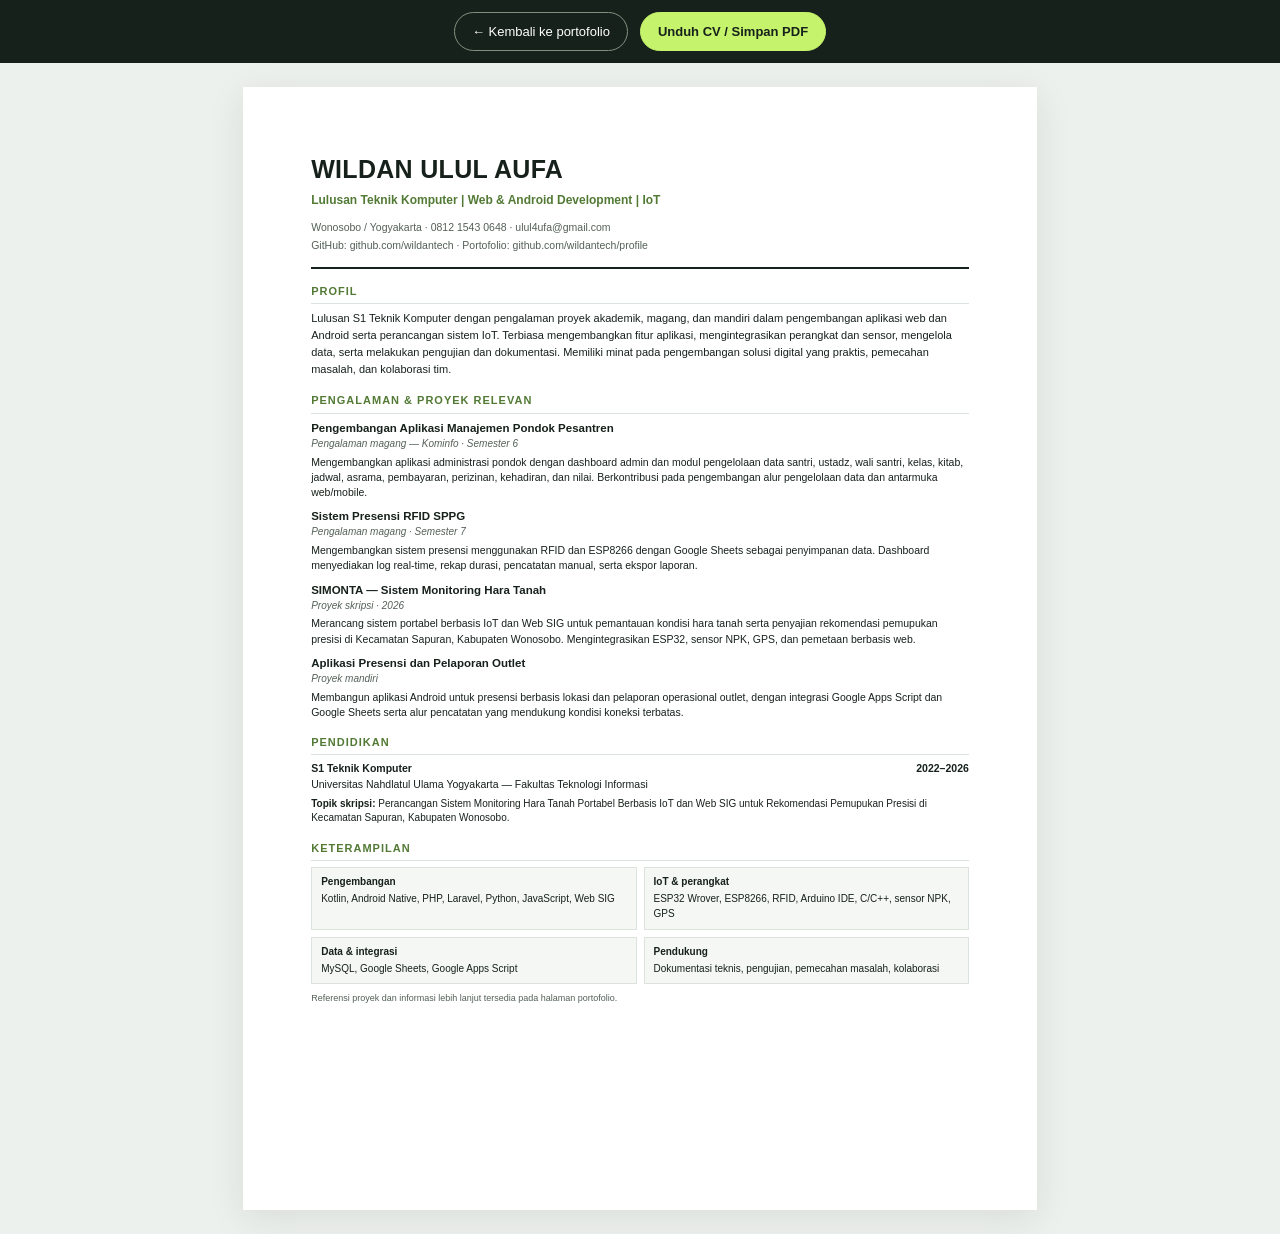
<file: cv.html>
<!doctype html>
<html lang="id">
<head>
  <meta charset="utf-8">
  <meta name="viewport" content="width=device-width, initial-scale=1">
  <meta name="description" content="Curriculum Vitae Wildan Ulul Aufa">
  <title>CV — Wildan Ulul Aufa</title>
  <style>
    :root{--ink:#17211b;--muted:#536057;--accent:#527a35;--line:#dce3dc;--paper:#fff;--soft:#f4f7f3}
    *{box-sizing:border-box}
    body{margin:0;background:#edf1ed;color:var(--ink);font:14px/1.48 Arial,Helvetica,sans-serif}
    .toolbar{position:sticky;top:0;z-index:2;display:flex;justify-content:center;gap:12px;padding:12px;background:#17211b}
    .toolbar a,.toolbar button{border:1px solid #82917f;border-radius:24px;padding:9px 17px;background:transparent;color:#fff;font-size:13px;text-decoration:none;cursor:pointer}
    .toolbar button{border-color:#c5f36b;background:#c5f36b;color:#17211b;font-weight:700}
    .sheet{width:min(210mm,calc(100% - 32px));min-height:297mm;margin:24px auto;padding:17mm 18mm;background:var(--paper);box-shadow:0 8px 35px #17211b18}
    h1{margin:0 0 4px;font-size:25px;letter-spacing:.3px}
    .headline{margin:0 0 9px;color:var(--accent);font-size:12px;font-weight:700}
    .contact{padding-bottom:12px;border-bottom:2px solid var(--ink);color:var(--muted);font-size:10.5px;line-height:1.7}
    h2{margin:14px 0 6px;padding-bottom:4px;border-bottom:1px solid var(--line);color:var(--accent);font-size:11px;letter-spacing:1px}
    p{margin:0 0 5px}
    .summary{font-size:11px;line-height:1.55}
    .entry{margin:0 0 8px}
    .entry h3{margin:0;font-size:11.5px;line-height:1.4}
    .meta{margin:1px 0 3px;color:var(--muted);font-size:10px;font-style:italic}
    .entry p:last-child{font-size:10.5px;line-height:1.45}
    .education{display:flex;justify-content:space-between;gap:14px;font-size:10.5px}
    .thesis{margin-top:4px;font-size:10px}
    .skills{display:grid;grid-template-columns:1fr 1fr;gap:7px}
    .skill{padding:7px 9px;background:var(--soft);border:1px solid var(--line);font-size:10px}
    .skill strong{display:block;margin-bottom:2px;color:var(--ink)}
    .footnote{margin-top:8px;color:var(--muted);font-size:9px}
    @media(max-width:600px){.sheet{width:100%;min-height:0;margin:0;padding:22px 20px;box-shadow:none}.skills{grid-template-columns:1fr}.toolbar{position:static}}
    @page{size:A4;margin:0}
    @media print{
      body{background:#fff;font-size:11px}
      .toolbar{display:none!important}
      .sheet{width:210mm;min-height:297mm;margin:0;padding:14mm 17mm;box-shadow:none}
      h2{margin-top:11px}
      .entry{margin-bottom:6px}
      a{color:inherit;text-decoration:none}
    }
  </style>
</head>
<body>
  <div class="toolbar">
    <a href="index.html">← Kembali ke portofolio</a>
    <button type="button" onclick="window.print()">Unduh CV / Simpan PDF</button>
  </div>
  <main class="sheet">
    <header>
      <h1>WILDAN ULUL AUFA</h1>
      <p class="headline">Lulusan Teknik Komputer | Web &amp; Android Development | IoT</p>
      <div class="contact">
        Wonosobo / Yogyakarta · 0812 1543 0648 · ulul4ufa@gmail.com<br>
        GitHub: github.com/wildantech · Portofolio: github.com/wildantech/profile
      </div>
    </header>

    <section>
      <h2>PROFIL</h2>
      <p class="summary">Lulusan S1 Teknik Komputer dengan pengalaman proyek akademik, magang, dan mandiri dalam pengembangan aplikasi web dan Android serta perancangan sistem IoT. Terbiasa mengembangkan fitur aplikasi, mengintegrasikan perangkat dan sensor, mengelola data, serta melakukan pengujian dan dokumentasi. Memiliki minat pada pengembangan solusi digital yang praktis, pemecahan masalah, dan kolaborasi tim.</p>
    </section>

    <section>
      <h2>PENGALAMAN &amp; PROYEK RELEVAN</h2>
      <article class="entry">
        <h3>Pengembangan Aplikasi Manajemen Pondok Pesantren</h3>
        <p class="meta">Pengalaman magang — Kominfo · Semester 6</p>
        <p>Mengembangkan aplikasi administrasi pondok dengan dashboard admin dan modul pengelolaan data santri, ustadz, wali santri, kelas, kitab, jadwal, asrama, pembayaran, perizinan, kehadiran, dan nilai. Berkontribusi pada pengembangan alur pengelolaan data dan antarmuka web/mobile.</p>
      </article>
      <article class="entry">
        <h3>Sistem Presensi RFID SPPG</h3>
        <p class="meta">Pengalaman magang · Semester 7</p>
        <p>Mengembangkan sistem presensi menggunakan RFID dan ESP8266 dengan Google Sheets sebagai penyimpanan data. Dashboard menyediakan log real-time, rekap durasi, pencatatan manual, serta ekspor laporan.</p>
      </article>
      <article class="entry">
        <h3>SIMONTA — Sistem Monitoring Hara Tanah</h3>
        <p class="meta">Proyek skripsi · 2026</p>
        <p>Merancang sistem portabel berbasis IoT dan Web SIG untuk pemantauan kondisi hara tanah serta penyajian rekomendasi pemupukan presisi di Kecamatan Sapuran, Kabupaten Wonosobo. Mengintegrasikan ESP32, sensor NPK, GPS, dan pemetaan berbasis web.</p>
      </article>
      <article class="entry">
        <h3>Aplikasi Presensi dan Pelaporan Outlet</h3>
        <p class="meta">Proyek mandiri</p>
        <p>Membangun aplikasi Android untuk presensi berbasis lokasi dan pelaporan operasional outlet, dengan integrasi Google Apps Script dan Google Sheets serta alur pencatatan yang mendukung kondisi koneksi terbatas.</p>
      </article>
    </section>

    <section>
      <h2>PENDIDIKAN</h2>
      <div class="education">
        <div><strong>S1 Teknik Komputer</strong><br>Universitas Nahdlatul Ulama Yogyakarta — Fakultas Teknologi Informasi</div>
        <strong>2022–2026</strong>
      </div>
      <p class="thesis"><strong>Topik skripsi:</strong> Perancangan Sistem Monitoring Hara Tanah Portabel Berbasis IoT dan Web SIG untuk Rekomendasi Pemupukan Presisi di Kecamatan Sapuran, Kabupaten Wonosobo.</p>
    </section>

    <section>
      <h2>KETERAMPILAN</h2>
      <div class="skills">
        <div class="skill"><strong>Pengembangan</strong>Kotlin, Android Native, PHP, Laravel, Python, JavaScript, Web SIG</div>
        <div class="skill"><strong>IoT &amp; perangkat</strong>ESP32 Wrover, ESP8266, RFID, Arduino IDE, C/C++, sensor NPK, GPS</div>
        <div class="skill"><strong>Data &amp; integrasi</strong>MySQL, Google Sheets, Google Apps Script</div>
        <div class="skill"><strong>Pendukung</strong>Dokumentasi teknis, pengujian, pemecahan masalah, kolaborasi</div>
      </div>
    </section>
    <p class="footnote">Referensi proyek dan informasi lebih lanjut tersedia pada halaman portofolio.</p>
  </main>
</body>
</html>
</file>
